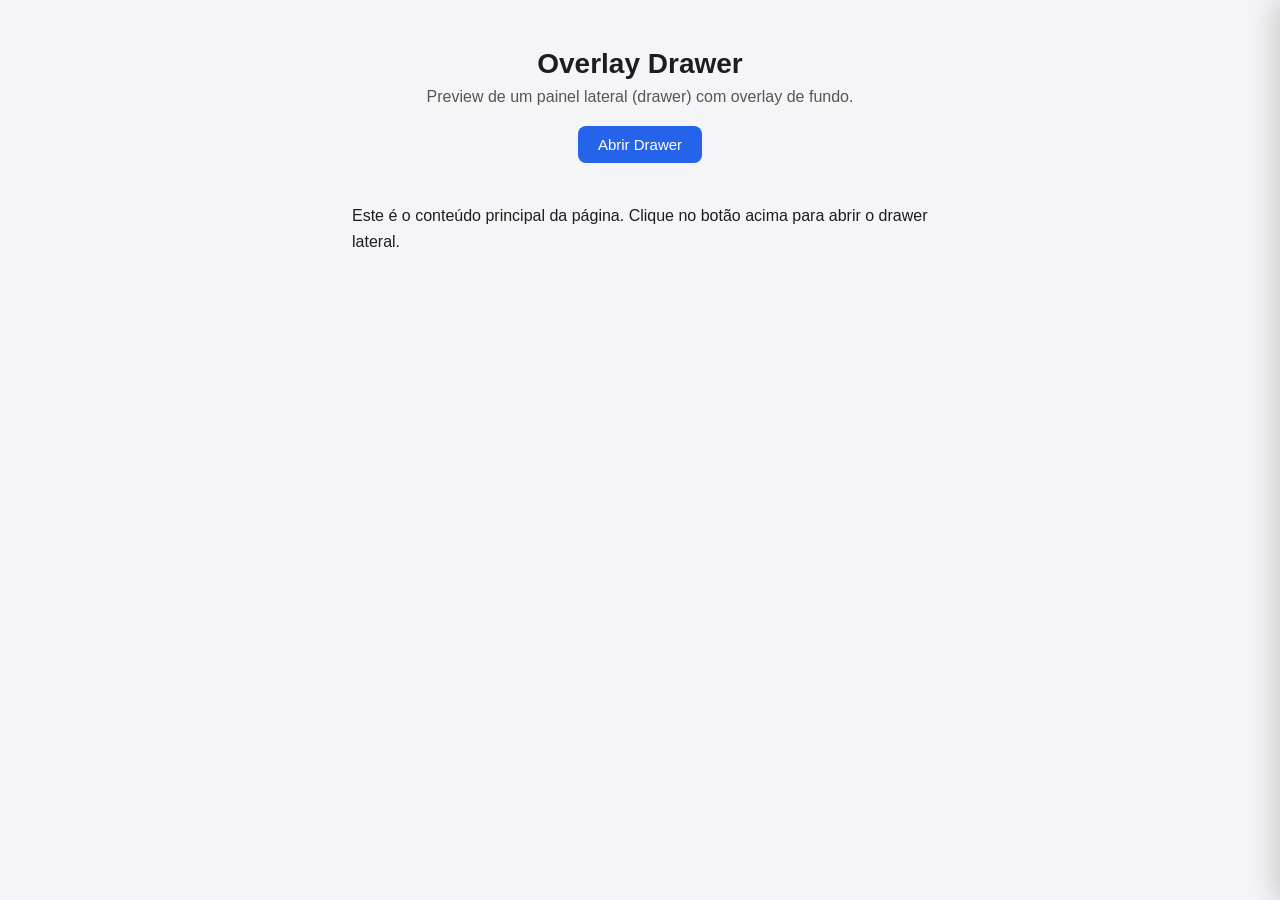
<file: index.html>
<!DOCTYPE html>
<html lang="pt-br">
<head>
<meta charset="UTF-8">
<meta name="viewport" content="width=device-width, initial-scale=1.0">
<title>Overlay Drawer — Preview</title>
<link rel="stylesheet" href="assets/css/style.css">
</head>
<body>

  <header class="page-header">
    <h1>Overlay Drawer</h1>
    <p>Preview de um painel lateral (drawer) com overlay de fundo.</p>
    <button id="openDrawer" class="btn-primary">Abrir Drawer</button>
  </header>

  <main class="page-content">
    <p>Este é o conteúdo principal da página. Clique no botão acima para abrir o drawer lateral.</p>
  </main>

  <!-- Overlay (backdrop) -->
  <div id="overlay" class="overlay"></div>

  <!-- Drawer -->
  <aside id="drawer" class="drawer" aria-hidden="true">
    <div class="drawer-header">
      <h2>Título do Drawer</h2>
      <button id="closeDrawer" class="btn-close" aria-label="Fechar">
        <img src="assets/icons/close.svg" alt="" width="18" height="18">
      </button>
    </div>
    <div class="drawer-body">
      <p>Conteúdo do drawer vai aqui. Pode ser um formulário, filtros, detalhes de um item, etc.</p>
      <ul>
        <li>Item de exemplo 1</li>
        <li>Item de exemplo 2</li>
        <li>Item de exemplo 3</li>
      </ul>
    </div>
  </aside>

  <script src="assets/js/drawer.js"></script>
</body>
</html>
</file>
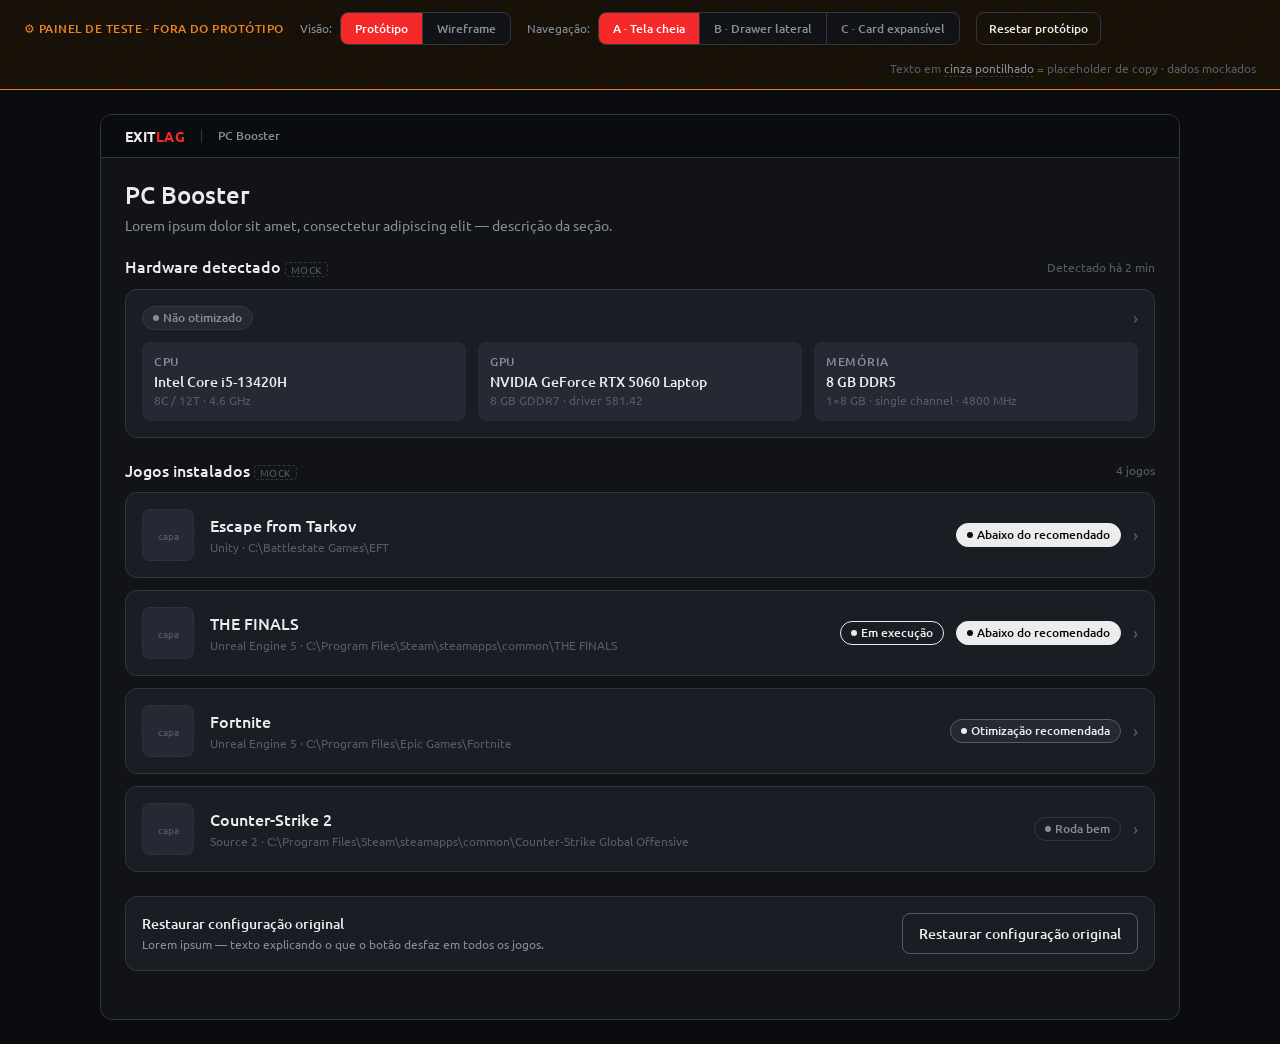
<file: pc-booster/index.html>
<!DOCTYPE html>
<html lang="pt-br">
<head>
<meta charset="UTF-8">
<meta name="viewport" content="width=device-width, initial-scale=1.0">
<title>PC Booster — Protótipo</title>
<link rel="preconnect" href="https://fonts.googleapis.com">
<link rel="preconnect" href="https://fonts.gstatic.com" crossorigin>
<link href="https://fonts.googleapis.com/css2?family=Ubuntu:wght@400;500;700&display=swap" rel="stylesheet">
<style>
/* ==========================================================================
   TOKENS — ExitLag Design System (references/design-tokens.md)
   ========================================================================== */
:root{
  /* base */
  --base-100:#EBECED; --base-200:#878D97; --base-300:#555C68; --base-400:#313741;
  --base-500:#242933; --base-600:#191D24; --base-700:#111317; --base-800:#0B0C0F;
  /* auxiliares */
  --spark:#CEF953; --lime:#8DDD2B; --breeze:#22EBA3; --lumen:#22EBDF;
  --nebula:#4083FF; --aurora:#9F22EB; --pulse:#EB229B; --eclipse:#EB8322; --radiance:#EED80E;
  /* main */
  --primary:#F52929; --primary-light:#EC4046;
  /* radius */
  --r-sm:4px; --r-md:8px; --r-lg:12px; --r-pill:16px;
  /* spacing */
  --s-xs:4px; --s-sm:8px; --s-md:12px; --s-lg:16px; --s-xl:24px; --s-xxl:32px; --s-xxxl:36px;
}

*{box-sizing:border-box}
html,body{margin:0;padding:0}
body{
  font-family:Ubuntu,-apple-system,"Segoe UI",Roboto,sans-serif;
  background:var(--base-800);
  color:var(--base-100);
  font-size:14px;
  line-height:1.3;
}

/* tipografia */
.heading-lg{font-size:24px;font-weight:500;line-height:1.1;margin:0}
.heading-md{font-size:18px;font-weight:500;line-height:1.1;margin:0}
.heading-sm{font-size:16px;font-weight:500;line-height:1.1;margin:0}
.body-lg{font-size:14px;font-weight:500;line-height:1.3;margin:0}
.body-md{font-size:14px;font-weight:400;line-height:1.3;margin:0}
.body-sm{font-size:12px;font-weight:500;line-height:1.3;margin:0}
.body-xs{font-size:12px;font-weight:400;line-height:1.3;margin:0}
.muted{color:var(--base-200)}
.dim{color:var(--base-300)}

/* placeholder de copy — texto provisório, não é microcopy final */
.ph{color:var(--base-200)}
.ph-label{color:var(--base-200);border-bottom:1px dashed var(--base-400)}
.ph-tag{
  display:inline-block;font-size:10px;font-weight:400;letter-spacing:.04em;
  color:var(--base-300);border:1px dashed var(--base-400);border-radius:var(--r-sm);
  padding:1px 5px;text-transform:uppercase;vertical-align:middle;
}

/* ==========================================================================
   PAINEL DE TESTE — fora do protótipo
   ========================================================================== */
.devbar{
  position:sticky;top:0;z-index:80;
  background:repeating-linear-gradient(135deg,#1a1206,#1a1206 10px,#15100a 10px,#15100a 20px);
  border-bottom:1px solid var(--eclipse);
  padding:var(--s-md) var(--s-xl);
  display:flex;flex-wrap:wrap;align-items:center;gap:var(--s-lg);
}
.devbar__title{color:var(--eclipse);font-size:12px;font-weight:500;letter-spacing:.04em;text-transform:uppercase}
.devbar__group{display:flex;align-items:center;gap:var(--s-sm)}
.devbar__legend{font-size:12px;color:var(--base-300);margin-left:auto}
.seg{display:flex;background:var(--base-700);border:1px solid var(--base-400);border-radius:var(--r-md);overflow:hidden}
.seg button{
  appearance:none;border:0;background:transparent;color:var(--base-200);
  font-family:inherit;font-size:12px;font-weight:500;padding:7px 14px;cursor:pointer;
  border-right:1px solid var(--base-400);transition:.15s;
}
.seg button:last-child{border-right:0}
.seg button:hover{color:var(--base-100);background:var(--base-600)}
.seg button[aria-pressed="true"]{background:var(--primary);color:#fff}

/* ==========================================================================
   FRAME DO APP
   ========================================================================== */
.stage{padding:var(--s-xl);display:flex;justify-content:center}
.app{
  width:100%;max-width:1080px;min-height:720px;
  background:var(--base-700);
  border:1px solid var(--base-400);
  border-radius:var(--r-lg);
  position:relative;overflow:hidden;
  display:flex;flex-direction:column;
}
.app__topbar{
  display:flex;align-items:center;gap:var(--s-sm);
  padding:var(--s-md) var(--s-xl);
  border-bottom:1px solid var(--base-400);
  background:var(--base-800);
}
.logo{font-size:14px;font-weight:700;letter-spacing:.02em}
.logo span{color:var(--primary)}
.app__topbar .sep{width:1px;height:14px;background:var(--base-400);margin:0 var(--s-sm)}
.app__body{flex:1;overflow:auto;position:relative}
.screen{padding:var(--s-xl)}

/* ==========================================================================
   CARDS / SUPERFÍCIES
   ========================================================================== */
.card{
  background:var(--base-600);
  border:1px solid var(--base-400);
  border-radius:var(--r-lg);
  padding:var(--s-lg);
}
.section{margin-bottom:var(--s-xl)}
.section__head{display:flex;align-items:center;justify-content:space-between;gap:var(--s-md);margin-bottom:var(--s-md)}
.stack-sm{display:flex;flex-direction:column;gap:var(--s-sm)}
.stack-md{display:flex;flex-direction:column;gap:var(--s-md)}
.row{display:flex;align-items:center;gap:var(--s-sm)}
.row-between{display:flex;align-items:center;justify-content:space-between;gap:var(--s-lg)}
.divider{height:1px;background:var(--base-400);margin:var(--s-lg) 0}

/* hardware */
.hw-grid{display:grid;grid-template-columns:repeat(3,1fr);gap:var(--s-md)}
.hw-item{background:var(--base-500);border-radius:var(--r-md);padding:var(--s-md)}
.hw-item__label{font-size:12px;font-weight:500;color:var(--base-200);text-transform:uppercase;letter-spacing:.06em;margin-bottom:var(--s-xs)}
.hw-item__value{font-size:14px;font-weight:500}
.hw-item__meta{font-size:12px;color:var(--base-300);margin-top:2px}

/* ==========================================================================
   BADGES
   ========================================================================== */
.badge{
  display:inline-flex;align-items:center;gap:var(--s-xs);
  font-size:12px;font-weight:500;line-height:1;
  padding:5px 10px;border-radius:var(--r-pill);
  border:1px solid transparent;white-space:nowrap;
}
.badge--ok{color:var(--base-200);background:transparent;border-color:var(--base-400)}
.badge--warn{color:var(--base-100);background:var(--base-500);border-color:var(--base-300)}
.badge--danger{color:var(--base-800);background:var(--base-100);border-color:var(--base-100)}
.badge--neutral{color:var(--base-200);background:var(--base-500);border-color:var(--base-400)}
.badge--live{color:var(--base-100);background:transparent;border-color:var(--base-100)}
.dot{width:6px;height:6px;border-radius:50%;background:currentColor;display:inline-block}

/* ==========================================================================
   BOTÕES
   ========================================================================== */
.btn{
  appearance:none;font-family:inherit;font-size:14px;font-weight:500;
  padding:10px 16px;border-radius:var(--r-md);cursor:pointer;
  border:1px solid transparent;transition:.15s;display:inline-flex;align-items:center;gap:var(--s-sm);
}
.btn--primary{background:var(--base-100);color:var(--base-800)}
.btn--primary:hover{background:#fff}
.btn--ghost{background:transparent;color:var(--base-100);border-color:var(--base-400)}
.btn--ghost:hover{background:var(--base-500)}
.btn--danger{background:transparent;color:var(--base-100);border-color:var(--base-300)}
.btn--danger:hover{background:var(--base-500)}
.btn--sm{padding:7px 12px;font-size:12px}
.btn--link{background:none;border:0;color:var(--base-200);padding:0;font-size:12px;text-decoration:underline;cursor:pointer;font-family:inherit}

/* ==========================================================================
   TOGGLE
   ========================================================================== */
.switch{display:inline-flex;align-items:center;gap:var(--s-md);cursor:pointer;user-select:none}
.switch__track{
  width:44px;height:24px;border-radius:var(--r-pill);
  background:var(--base-400);position:relative;transition:.18s;flex:none;
}
.switch__thumb{
  position:absolute;top:3px;left:3px;width:18px;height:18px;border-radius:50%;
  background:var(--base-100);transition:.18s;
}
.switch[aria-checked="true"] .switch__track{background:var(--primary)}
.switch[aria-checked="true"] .switch__thumb{left:23px;background:#fff}
.switch__label{font-size:14px;font-weight:500}

/* ==========================================================================
   LISTA DE JOGOS
   ========================================================================== */
.game{
  background:var(--base-600);border:1px solid var(--base-400);border-radius:var(--r-lg);
  transition:.15s;
}
.game--clickable{cursor:pointer}
.game--clickable:hover{border-color:var(--base-300);background:var(--base-500)}
.card--clickable{cursor:pointer;transition:.15s}
.card--clickable:hover{border-color:var(--base-300);background:var(--base-500)}
.game.is-open{border-color:var(--nebula)}
.game__row{display:flex;align-items:center;gap:var(--s-lg);padding:var(--s-lg)}
.game__thumb{
  width:52px;height:52px;border-radius:var(--r-md);flex:none;
  background:var(--base-500);border:1px dashed var(--base-400);
  display:flex;align-items:center;justify-content:center;color:var(--base-300);font-size:10px;
}
.game__info{flex:1;min-width:0}
.game__name{font-size:16px;font-weight:500;margin-bottom:var(--s-xs)}
.game__meta{font-size:12px;color:var(--base-300)}
.game__side{display:flex;align-items:center;gap:var(--s-md);flex:none}
.chev{color:var(--base-300);font-size:18px;line-height:1}

/* ==========================================================================
   ALERTA DE HARDWARE — 3 níveis de gravidade
   ========================================================================== */
.alert{border-radius:var(--r-lg);border:1px solid;padding:var(--s-lg);display:flex;gap:var(--s-md)}
.alert__icon{width:24px;height:24px;border-radius:50%;flex:none;display:flex;align-items:center;justify-content:center;font-size:13px;font-weight:700}
.alert--leve{border-color:rgba(238,216,14,.45);background:rgba(238,216,14,.07)}
.alert--leve .alert__icon{background:var(--radiance);color:var(--base-800)}
.alert--leve .alert__level{color:var(--radiance)}
.alert--moderado{border-color:rgba(235,131,34,.45);background:rgba(235,131,34,.07)}
.alert--moderado .alert__icon{background:var(--eclipse);color:var(--base-800)}
.alert--moderado .alert__level{color:var(--eclipse)}
.alert--severo{border-color:rgba(245,41,41,.5);background:rgba(245,41,41,.08)}
.alert--severo .alert__icon{background:var(--primary);color:#fff}
.alert--severo .alert__level{color:var(--primary)}
.alert__level{font-size:12px;font-weight:500;text-transform:uppercase;letter-spacing:.06em}

/* tabela de requisitos */
.req{width:100%;border-collapse:collapse;margin-top:var(--s-md);font-size:12px}
.req th{
  text-align:left;font-weight:500;color:var(--base-200);text-transform:uppercase;letter-spacing:.05em;
  padding:var(--s-sm) var(--s-md);border-bottom:1px solid var(--base-400);font-size:11px;
}
.req td{padding:var(--s-sm) var(--s-md);border-bottom:1px solid rgba(49,55,65,.6)}
.req tr:last-child td{border-bottom:0}
.req .col-you{font-weight:500}
.req .fail{color:var(--primary)}
.req .warn{color:var(--eclipse)}
.req .pass{color:var(--breeze)}
.req__source{margin-top:var(--s-sm);font-size:11px;color:var(--base-300)}

/* ==========================================================================
   CAMADAS + AJUSTES
   ========================================================================== */
.layer{display:flex;align-items:center;gap:var(--s-md);padding:var(--s-md);background:var(--base-500);border-radius:var(--r-md)}
.layer__icon{width:28px;height:28px;border-radius:var(--r-sm);background:var(--base-600);display:flex;align-items:center;justify-content:center;flex:none;font-size:13px}
.layer__txt{flex:1;min-width:0}
.layer__name{font-size:12px;font-weight:500}
.layer__desc{font-size:12px;color:var(--base-300);margin-top:2px}
.layer--off{opacity:.5}

.adj{display:flex;flex-direction:column;gap:2px}
.adj__item{display:flex;align-items:center;gap:var(--s-md);padding:var(--s-sm) var(--s-md);border-radius:var(--r-sm);background:var(--base-500)}
.adj__name{flex:1;font-size:12px}
.adj__val{font-size:12px;font-weight:500}
.adj__val--down{color:var(--eclipse)}
.adj__val--keep{color:var(--breeze)}
.adj__val--ph{color:var(--base-300);border-bottom:1px dashed var(--base-400)}
.adj__tag{font-size:10px;color:var(--base-300);text-transform:uppercase;letter-spacing:.05em;width:66px;text-align:right}

.metric{display:flex;align-items:center;gap:var(--s-md);padding:var(--s-md);background:var(--base-500);border-radius:var(--r-md)}
.metric__label{font-size:12px;color:var(--base-200);flex:1}
.metric__from{font-size:14px;color:var(--base-300);text-decoration:line-through}
.metric__arrow{color:var(--base-300)}
.metric__to{font-size:16px;font-weight:500;color:var(--breeze)}

/* mensagens de estado */
.msg{display:flex;gap:var(--s-sm);padding:var(--s-md);border-radius:var(--r-md);font-size:12px;line-height:1.35;border:1px solid}
.msg--info{border-color:rgba(64,131,255,.4);background:rgba(64,131,255,.07);color:var(--base-100)}
.msg--success{border-color:rgba(34,235,163,.4);background:rgba(34,235,163,.07);color:var(--base-100)}
.msg--neutral{border-color:var(--base-400);background:var(--base-500);color:var(--base-200)}
.msg__icon{flex:none;font-weight:700}

/* ==========================================================================
   DRAWER (modo B)
   ========================================================================== */
.overlay{
  position:absolute;inset:0;background:rgba(0,0,0,.55);z-index:40;
  opacity:0;pointer-events:none;transition:.2s;
}
.overlay.is-open{opacity:1;pointer-events:auto}
.drawer{
  position:absolute;top:0;right:0;bottom:0;width:min(520px,88%);
  background:var(--base-700);border-left:1px solid var(--base-400);z-index:50;
  transform:translateX(100%);transition:transform .22s ease;
  display:flex;flex-direction:column;
}
.drawer.is-open{transform:translateX(0)}
.drawer__head{
  display:flex;align-items:center;justify-content:space-between;gap:var(--s-md);
  padding:var(--s-lg);border-bottom:1px solid var(--base-400);
}
.drawer__body{flex:1;overflow:auto;padding:var(--s-lg)}
.btn-close{
  appearance:none;background:transparent;border:1px solid var(--base-400);color:var(--base-100);
  width:32px;height:32px;border-radius:var(--r-md);cursor:pointer;font-size:16px;line-height:1;
}
.btn-close:hover{background:var(--base-500)}

/* ajuste de densidade dentro do drawer (largura menor) */
.drawer .req th,.drawer .req td{padding:var(--s-sm) 6px}
.drawer .layer{align-items:flex-start}
.drawer .row-between{align-items:flex-start}

/* modo C — inline */
.game__expand{border-top:1px solid var(--base-400);padding:var(--s-lg);background:var(--base-700)}

/* ==========================================================================
   ESTUDO DE WIREFRAME — escala de cinza pura, sem cor de marca
   ========================================================================== */
.wf{
  --wf-canvas:#E4E4E4; --wf-board:#FFFFFF; --wf-fill:#F3F3F3;
  --wf-line:#A2A2A2; --wf-line-strong:#333333; --wf-text:#454545; --wf-text-dim:#8A8A8A;
  background:var(--wf-canvas);color:var(--wf-text);
  border-radius:var(--r-lg);padding:var(--s-xl);
  font-size:12px;
}
.wf-legend{
  display:flex;flex-wrap:wrap;align-items:center;gap:var(--s-lg);
  padding-bottom:var(--s-lg);margin-bottom:var(--s-xl);
  border-bottom:1px solid var(--wf-line);
}
.wf-legend__item{display:inline-flex;align-items:center;gap:6px;color:var(--wf-text)}
.wf-legend__note{margin-left:auto;color:var(--wf-text-dim);font-style:italic}
.wf-swatch{width:22px;height:14px;background:var(--wf-fill);border:1px solid var(--wf-line);border-radius:2px;display:inline-block}
.wf-swatch--cond{background:transparent;border-style:dashed}
.wf-swatch--bar{background:var(--wf-fill);border:1px solid var(--wf-line);border-top:2px solid var(--wf-line-strong)}

.wf-screen{margin-bottom:var(--s-xxl)}
.wf-screen:last-child{margin-bottom:0}
.wf-screen__title{
  font-size:13px;font-weight:500;text-transform:uppercase;letter-spacing:.1em;
  color:var(--wf-text);margin:0 0 var(--s-lg);
  padding-bottom:var(--s-sm);border-bottom:1px solid var(--wf-line);
}
.wf-boards{display:grid;grid-template-columns:repeat(3,1fr);gap:var(--s-xl);align-items:start}
.wf-boards--stack{grid-template-columns:1fr;gap:var(--s-xxl)}

.wf-board__label{display:flex;align-items:baseline;gap:var(--s-sm);margin-bottom:2px}
.wf-board__id{
  font-size:11px;font-weight:700;letter-spacing:.08em;
  background:var(--wf-line-strong);color:var(--wf-board);
  padding:2px 6px;border-radius:2px;
}
.wf-board__title{font-size:13px;font-weight:500;color:var(--wf-text)}
.wf-board__note{color:var(--wf-text-dim);line-height:1.45;margin-bottom:var(--s-md);min-height:52px}
.wf-board--wide .wf-board__note{min-height:0;max-width:88ch}
.wf-board__frame{
  background:var(--wf-board);border:1px solid var(--wf-line-strong);border-radius:3px;
  height:520px;display:flex;flex-direction:column;overflow:hidden;
}
.wf-board--wide .wf-board__frame{height:400px}
.wf-board__chrome{height:18px;border-bottom:1px solid var(--wf-line);background:var(--wf-fill);flex:none}
.wf-board__body{flex:1;overflow:auto;padding:10px;display:flex;flex-direction:column;gap:8px}

.wf-block{
  background:var(--wf-fill);border:1px solid var(--wf-line);border-radius:2px;
  padding:8px 10px;display:flex;align-items:flex-start;justify-content:space-between;gap:8px;
  flex:none;
}
.wf-block--cond{background:transparent;border-style:dashed}
.wf-block--cta{border-color:var(--wf-line-strong);border-width:2px}
.wf-block--inherit{
  background:repeating-linear-gradient(135deg,transparent,transparent 4px,rgba(0,0,0,.07) 4px,rgba(0,0,0,.07) 8px);
}
.wf-block--list{flex-direction:column;align-items:stretch;gap:6px}
.wf-block--stack{flex-direction:column;align-items:stretch}
.wf-block__name{color:var(--wf-text);line-height:1.3}
.wf-block__head{display:flex;align-items:center;justify-content:space-between;gap:8px;width:100%}
.wf-block__tags{display:flex;gap:4px;flex:none;flex-wrap:wrap;justify-content:flex-end}

.wf-row{
  display:flex;align-items:center;justify-content:space-between;gap:8px;
  background:var(--wf-board);border:1px solid var(--wf-line);border-radius:2px;padding:8px;
}
.wf-row--named{border-color:var(--wf-line-strong);border-width:2px}
.wf-row__slot{flex:1;height:8px;background:var(--wf-fill);border-radius:1px}
.wf-row__name{flex:1;color:var(--wf-text)}

.wf-sub{
  margin-top:8px;padding:6px 8px;color:var(--wf-text-dim);
  border:1px solid var(--wf-line);border-radius:2px;background:var(--wf-board);
}

.wf-group{
  border:1px solid var(--wf-line);border-radius:2px;padding:8px;
  display:flex;flex-direction:column;gap:8px;flex:none;
  background:repeating-linear-gradient(135deg,transparent,transparent 6px,rgba(0,0,0,.02) 6px,rgba(0,0,0,.02) 12px);
}
.wf-group__name{font-size:10px;text-transform:uppercase;letter-spacing:.08em;color:var(--wf-text-dim)}

.wf-hsplit{display:flex;gap:8px;align-items:stretch;flex:none}
.wf-hcol{display:flex;flex-direction:column;gap:8px;min-width:0}
.wf-col__label{font-size:10px;text-transform:uppercase;letter-spacing:.08em;color:var(--wf-text-dim)}

.wf-bar{
  flex:none;border-top:2px solid var(--wf-line-strong);background:var(--wf-fill);
  padding:10px;display:flex;align-items:center;justify-content:space-between;gap:8px;
}

.wf-chip{
  font-size:9px;line-height:1;letter-spacing:.06em;text-transform:uppercase;
  padding:3px 5px;border-radius:2px;flex:none;
}
.wf-chip--cta{background:var(--wf-line-strong);color:var(--wf-board)}
.wf-chip--cond{border:1px dashed var(--wf-line);color:var(--wf-text-dim)}
.wf-chip--scope{border:1px solid var(--wf-line);color:var(--wf-text);background:var(--wf-board)}

.wf-screen__fmt{
  font-size:10px;font-weight:400;letter-spacing:.08em;color:var(--wf-text-dim);
  border:1px solid var(--wf-line);border-radius:2px;padding:2px 6px;margin-left:8px;
}
.wf-swatch--inherit{
  background:repeating-linear-gradient(135deg,transparent,transparent 3px,rgba(0,0,0,.18) 3px,rgba(0,0,0,.18) 6px);
  border:1px solid var(--wf-line);
}

.wf-stage{width:100%;max-width:1320px}

/* --- visão de conjunto: janela única com drawers por cima --- */
.wf-setbar{
  display:flex;flex-wrap:wrap;align-items:center;gap:var(--s-sm);
  margin-bottom:var(--s-md);
}
.wf-setbar__label{color:var(--wf-text-dim)}
.wf-setbar__note{
  flex:1 1 100%;color:var(--wf-text-dim);line-height:1.5;max-width:100ch;margin-top:6px;
}
.wf-setbtn{
  font-family:inherit;font-size:11px;cursor:pointer;
  padding:5px 10px;border-radius:2px;
  border:1px solid var(--wf-line);background:var(--wf-board);color:var(--wf-text-dim);
}
.wf-setbtn[aria-pressed="true"]{background:var(--wf-line-strong);border-color:var(--wf-line-strong);color:var(--wf-board)}

.wf-window{
  background:var(--wf-board);border:1px solid var(--wf-line-strong);border-radius:3px;
  height:620px;display:flex;flex-direction:column;overflow:hidden;
}
.wf-window__stack{flex:1;position:relative;overflow:hidden}
.wf-window__base{
  position:absolute;inset:0;overflow:auto;
  padding:10px;display:flex;flex-direction:column;gap:8px;
}
.wf-window__base.is-covered::after{
  content:'';position:absolute;inset:0;background:rgba(0,0,0,.07);pointer-events:none;
}
.wf-board__label--inset{margin-bottom:6px}

.wf-drawer{position:absolute;top:0;bottom:0;display:flex;flex-direction:column;width:330px}
.wf-drawer--front{right:0;z-index:3}
.wf-drawer--back{right:310px;z-index:2}
.wf-drawer__tab{
  display:flex;align-items:center;gap:6px;flex-wrap:wrap;
  padding:6px 8px;background:var(--wf-line-strong);color:var(--wf-board);flex:none;
}
.wf-drawer__title{font-size:12px}
.wf-drawer__from{font-size:9px;letter-spacing:.06em;text-transform:uppercase;opacity:.7;flex:1 1 100%}
.wf-drawer__frame{
  flex:1;background:var(--wf-board);border-left:2px solid var(--wf-line-strong);
  display:flex;flex-direction:column;overflow:hidden;
}
.wf-drawer__body{flex:1;overflow:auto;padding:10px;display:flex;flex-direction:column;gap:8px}

.wf-notes{display:grid;grid-template-columns:repeat(3,1fr);gap:var(--s-lg);margin-top:var(--s-lg)}
.wf-note{color:var(--wf-text-dim);line-height:1.5}
.wf-note .wf-board__id{margin-right:6px}


/* utilidades */
[hidden]{display:none !important}
.spacer{flex:1}
</style>
</head>
<body data-mode="fullscreen">

<!-- ====== PAINEL DE TESTE (fora do protótipo) ====== -->
<div class="devbar">
  <span class="devbar__title">⚙ Painel de teste · fora do protótipo</span>
  <div class="devbar__group">
    <span class="body-xs muted">Visão:</span>
    <div class="seg" id="viewSwitch">
      <button data-view="proto" aria-pressed="true">Protótipo</button>
      <button data-view="wire" aria-pressed="false">Wireframe</button>
    </div>
  </div>
  <div class="devbar__group" id="setGroup" hidden>
    <span class="body-xs muted">Wireframe:</span>
    <div class="seg" id="setSwitch">
      <button data-set="estudo" aria-pressed="true">Telas separadas</button>
      <button data-set="A" aria-pressed="false">Conjunto A</button>
      <button data-set="B" aria-pressed="false">Conjunto B</button>
      <button data-set="C" aria-pressed="false">Conjunto C</button>
    </div>
  </div>
  <div class="devbar__group" id="navGroup">
    <span class="body-xs muted">Navegação:</span>
    <div class="seg" id="modeSwitch">
      <button data-mode="fullscreen" aria-pressed="true">A · Tela cheia</button>
      <button data-mode="drawer" aria-pressed="false">B · Drawer lateral</button>
      <button data-mode="inline" aria-pressed="false">C · Card expansível</button>
    </div>
  </div>
  <div class="devbar__group">
    <button class="btn btn--ghost btn--sm" id="resetState">Resetar protótipo</button>
  </div>
  <span class="devbar__legend">Texto em <span class="ph-label">cinza pontilhado</span> = placeholder de copy · dados mockados</span>
</div>

<!-- ====== APP ====== -->
<div class="stage">
  <div class="wf-stage" id="wireStage" hidden></div>
  <div class="app" id="appFrame">
    <div class="app__topbar">
      <span class="logo">EXIT<span>LAG</span></span>
      <span class="sep"></span>
      <span class="body-sm muted">PC Booster</span>
    </div>
    <div class="app__body">
      <div id="mainScreen"></div>
      <div id="detailScreen" hidden></div>
      <div class="overlay" id="overlay"></div>
      <aside class="drawer" id="drawer" aria-hidden="true">
        <div class="drawer__head">
          <div>
            <div class="heading-sm" id="drawerTitle">—</div>
            <div class="body-xs dim" id="drawerSub">—</div>
          </div>
          <button class="btn-close" data-action="close-detail" aria-label="Fechar">✕</button>
        </div>
        <div class="drawer__body" id="drawerBody"></div>
      </aside>
      <div class="overlay" id="hwOverlay"></div>
      <aside class="drawer" id="hwDrawer" aria-hidden="true">
        <div class="drawer__head">
          <div>
            <div class="heading-sm">Otimização de sistema</div>
            <div class="body-xs dim">Hardware detectado · escopo: máquina inteira</div>
          </div>
          <button class="btn-close" data-action="close-hw" aria-label="Fechar">✕</button>
        </div>
        <div class="drawer__body" id="hwDrawerBody"></div>
      </aside>
    </div>
  </div>
</div>

<script src="assets/js/data.js"></script>
<script src="assets/js/wireframe.js"></script>
<script src="assets/js/app.js"></script>
</body>
</html>
</file>
<file: assets/css/style.css>
:root {
  --color-bg: #f5f5f7;
  --color-text: #1d1d1f;
  --color-primary: #2563eb;
  --color-primary-hover: #1d4ed8;
  --drawer-width: 360px;
  --overlay-color: rgba(0, 0, 0, 0.45);
}

* {
  box-sizing: border-box;
}

body {
  margin: 0;
  font-family: -apple-system, BlinkMacSystemFont, "Segoe UI", Roboto, sans-serif;
  background: var(--color-bg);
  color: var(--color-text);
}

.page-header {
  padding: 48px 32px 24px;
  text-align: center;
}

.page-header h1 {
  margin: 0 0 8px;
  font-size: 28px;
}

.page-header p {
  margin: 0 0 20px;
  color: #555;
}

.page-content {
  max-width: 640px;
  margin: 0 auto;
  padding: 0 32px 64px;
  line-height: 1.6;
}

.btn-primary {
  background: var(--color-primary);
  color: #fff;
  border: none;
  padding: 10px 20px;
  border-radius: 8px;
  font-size: 15px;
  cursor: pointer;
  transition: background 0.2s ease;
}

.btn-primary:hover {
  background: var(--color-primary-hover);
}

/* Overlay */
.overlay {
  position: fixed;
  inset: 0;
  background: var(--overlay-color);
  opacity: 0;
  visibility: hidden;
  transition: opacity 0.3s ease, visibility 0.3s ease;
  z-index: 10;
}

.overlay.active {
  opacity: 1;
  visibility: visible;
}

/* Drawer */
.drawer {
  position: fixed;
  top: 0;
  right: 0;
  height: 100%;
  width: var(--drawer-width);
  max-width: 90vw;
  background: #fff;
  box-shadow: -8px 0 24px rgba(0, 0, 0, 0.15);
  transform: translateX(100%);
  transition: transform 0.3s ease;
  z-index: 20;
  display: flex;
  flex-direction: column;
}

.drawer.open {
  transform: translateX(0);
}

.drawer-header {
  display: flex;
  align-items: center;
  justify-content: space-between;
  padding: 20px 24px;
  border-bottom: 1px solid #eee;
}

.drawer-header h2 {
  margin: 0;
  font-size: 18px;
}

.btn-close {
  background: none;
  border: none;
  cursor: pointer;
  padding: 6px;
  border-radius: 6px;
  display: flex;
  align-items: center;
  justify-content: center;
  transition: background 0.15s ease;
}

.btn-close:hover {
  background: #f0f0f0;
}

.drawer-body {
  padding: 24px;
  overflow-y: auto;
  line-height: 1.6;
}

.drawer-body ul {
  padding-left: 20px;
}

@media (prefers-color-scheme: dark) {
  :root {
    --color-bg: #1d1d1f;
    --color-text: #f5f5f7;
  }

  .drawer {
    background: #2c2c2e;
  }

  .drawer-header {
    border-bottom-color: #3a3a3c;
  }

  .btn-close:hover {
    background: #3a3a3c;
  }

  .page-header p {
    color: #aaa;
  }
}
</file>
